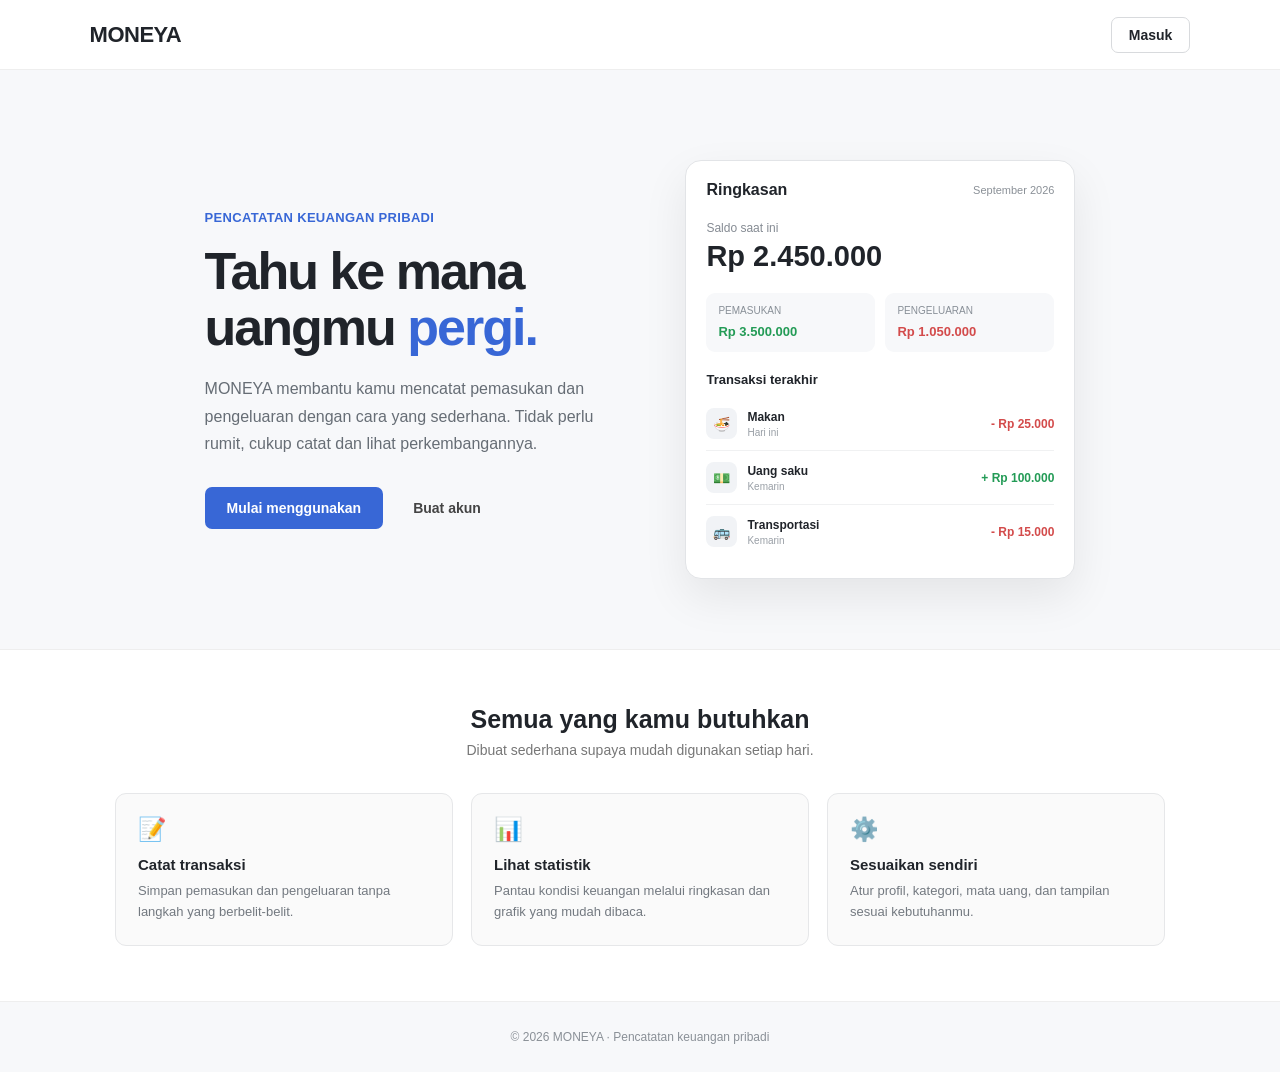
<file: index.html>
<!DOCTYPE html>
<html lang="id">
<head>
    <meta charset="UTF-8">
    <meta name="viewport" content="width=device-width, initial-scale=1.0">

    <title>MONEYA — Catat Keuanganmu</title>

<link rel="manifest" href="manifest.json">
<link rel="icon" type="image/png" href="logo-moneya.png">
<meta name="theme-color" content="#3867d6">

    <style>
        * {
            box-sizing: border-box;
            margin: 0;
            padding: 0;
        }

        body {
            font-family: Arial, Helvetica, sans-serif;
            background: #f7f8fa;
            color: #20242a;
        }

        /* NAVBAR */
        nav {
            height: 70px;
            display: flex;
            align-items: center;
            justify-content: space-between;
            padding: 0 7%;
            background: white;
            border-bottom: 1px solid #eee;
        }

        .logo {
            font-size: 22px;
            font-weight: 700;
            letter-spacing: -0.5px;
        }

        .nav-login {
            text-decoration: none;
            color: #20242a;
            font-size: 14px;
            font-weight: 600;
            padding: 9px 17px;
            border: 1px solid #d8dadd;
            border-radius: 7px;
        }

        .nav-login:hover {
            background: #f1f2f4;
        }

        /* HERO */
        .hero {
            max-width: 1050px;
            margin: auto;
            min-height: 570px;
            padding: 90px 7% 70px;
            display: flex;
            align-items: center;
            justify-content: space-between;
            gap: 60px;
        }

        .hero-text {
            max-width: 540px;
        }

        .small-title {
            font-size: 13px;
            font-weight: 600;
            color: #3867d6;
            margin-bottom: 18px;
            letter-spacing: 0.3px;
        }

        .hero h1 {
            font-size: 52px;
            line-height: 1.08;
            letter-spacing: -2px;
            margin-bottom: 20px;
        }

        .hero h1 span {
            color: #3867d6;
        }

        .hero p {
            color: #666d75;
            font-size: 16px;
            line-height: 1.7;
            max-width: 480px;
            margin-bottom: 30px;
        }

        .buttons {
            display: flex;
            align-items: center;
            gap: 12px;
        }

        .btn-main {
            display: inline-block;
            text-decoration: none;
            background: #3867d6;
            color: white;
            padding: 13px 22px;
            border-radius: 7px;
            font-size: 14px;
            font-weight: 600;
        }

        .btn-main:hover {
            background: #2f56b8;
        }

        .btn-secondary {
            display: inline-block;
            text-decoration: none;
            color: #444;
            padding: 13px 18px;
            font-size: 14px;
            font-weight: 600;
        }

        /* SIMPLE DASHBOARD PREVIEW */
        .preview {
            width: 390px;
            flex-shrink: 0;
        }

        .phone-card {
            background: white;
            border: 1px solid #e2e4e7;
            border-radius: 16px;
            padding: 20px;
            box-shadow: 0 18px 45px rgba(0, 0, 0, 0.08);
        }

        .preview-top {
            display: flex;
            justify-content: space-between;
            align-items: center;
            margin-bottom: 22px;
        }

        .preview-title {
            font-weight: 700;
            font-size: 16px;
        }

        .preview-date {
            color: #8a9097;
            font-size: 11px;
        }

        .balance-label {
            font-size: 12px;
            color: #858b93;
            margin-bottom: 5px;
        }

        .balance {
            font-size: 29px;
            font-weight: 700;
            margin-bottom: 20px;
        }

        .mini-stats {
            display: flex;
            gap: 10px;
            margin-bottom: 20px;
        }

        .stat {
            flex: 1;
            background: #f7f8fa;
            padding: 12px;
            border-radius: 9px;
        }

        .stat small {
            display: block;
            color: #888f97;
            font-size: 10px;
            margin-bottom: 6px;
        }

        .stat strong {
            font-size: 13px;
        }

        .income {
            color: #239b56;
        }

        .expense {
            color: #d34b4b;
        }

        .transactions-title {
            font-size: 13px;
            font-weight: 700;
            margin-bottom: 10px;
        }

        .transaction {
            display: flex;
            justify-content: space-between;
            align-items: center;
            padding: 11px 0;
            border-bottom: 1px solid #f0f1f2;
        }

        .transaction:last-child {
            border-bottom: none;
        }

        .transaction-left {
            display: flex;
            align-items: center;
            gap: 10px;
        }

        .icon {
            width: 31px;
            height: 31px;
            border-radius: 8px;
            display: flex;
            align-items: center;
            justify-content: center;
            background: #f1f3f6;
            font-size: 14px;
        }

        .transaction-name {
            font-size: 12px;
            font-weight: 600;
        }

        .transaction-date {
            font-size: 10px;
            color: #999fa6;
            margin-top: 3px;
        }

        .amount {
            font-size: 12px;
            font-weight: 600;
        }

        /* FEATURES */
        .features {
            background: white;
            border-top: 1px solid #eee;
            border-bottom: 1px solid #eee;
            padding: 55px 7%;
        }

        .features-inner {
            max-width: 1050px;
            margin: auto;
        }

        .features-title {
            text-align: center;
            margin-bottom: 35px;
        }

        .features-title h2 {
            font-size: 25px;
            margin-bottom: 8px;
        }

        .features-title p {
            color: #777;
            font-size: 14px;
        }

        .feature-list {
            display: grid;
            grid-template-columns: repeat(3, 1fr);
            gap: 18px;
        }

        .feature {
            padding: 22px;
            border: 1px solid #e6e7e9;
            border-radius: 11px;
            background: #fafafa;
        }

        .feature-icon {
            font-size: 23px;
            margin-bottom: 13px;
        }

        .feature h3 {
            font-size: 15px;
            margin-bottom: 8px;
        }

        .feature p {
            color: #737980;
            font-size: 13px;
            line-height: 1.6;
        }

        /* FOOTER */
        footer {
            text-align: center;
            padding: 28px 15px;
            color: #8a9097;
            font-size: 12px;
        }

        /* MOBILE */
        @media (max-width: 800px) {

            nav {
                padding: 0 20px;
            }

            .hero {
                min-height: auto;
                padding: 65px 20px 60px;
                flex-direction: column;
                align-items: flex-start;
                gap: 45px;
            }

            .hero h1 {
                font-size: 40px;
                letter-spacing: -1.5px;
            }

            .hero p {
                font-size: 15px;
            }

            .preview {
                width: 100%;
                max-width: 390px;
                align-self: center;
            }

            .feature-list {
                grid-template-columns: 1fr;
            }

            .features {
                padding: 45px 20px;
            }
        }

        @media (max-width: 430px) {

            .hero h1 {
                font-size: 35px;
            }

            .buttons {
                flex-direction: column;
                align-items: stretch;
            }

            .btn-main {
                text-align: center;
            }

            .btn-secondary {
                text-align: center;
            }

            .phone-card {
                padding: 17px;
            }
        }
    </style>
</head>

<body>

    <!-- NAVBAR -->
    <nav>
        <div class="logo">MONEYA</div>

        <a href="login.html" class="nav-login">
            Masuk
        </a>
    </nav>


    <!-- HERO -->
    <section class="hero">

        <div class="hero-text">

            <div class="small-title">
                PENCATATAN KEUANGAN PRIBADI
            </div>

            <h1>
                Tahu ke mana<br>
                uangmu <span>pergi.</span>
            </h1>

            <p>
                MONEYA membantu kamu mencatat pemasukan dan
                pengeluaran dengan cara yang sederhana. Tidak
                perlu rumit, cukup catat dan lihat perkembangannya.
            </p>

            <div class="buttons">

                <a href="login.html" class="btn-main">
                    Mulai menggunakan
                </a>

                <a href="daftar.html" class="btn-secondary">
    Buat akun
                </a>

            </div>

        </div>


        <!-- DASHBOARD PREVIEW -->
        <div class="preview">

            <div class="phone-card">

                <div class="preview-top">

                    <div class="preview-title">
                        Ringkasan
                    </div>

                    <div class="preview-date">
                        September 2026
                    </div>

                </div>

                <div class="balance-label">
                    Saldo saat ini
                </div>

                <div class="balance">
                    Rp 2.450.000
                </div>

                <div class="mini-stats">

                    <div class="stat">
                        <small>PEMASUKAN</small>
                        <strong class="income">
                            Rp 3.500.000
                        </strong>
                    </div>

                    <div class="stat">
                        <small>PENGELUARAN</small>
                        <strong class="expense">
                            Rp 1.050.000
                        </strong>
                    </div>

                </div>

                <div class="transactions-title">
                    Transaksi terakhir
                </div>

                <div class="transaction">

                    <div class="transaction-left">

                        <div class="icon">
                            🍜
                        </div>

                        <div>
                            <div class="transaction-name">
                                Makan
                            </div>

                            <div class="transaction-date">
                                Hari ini
                            </div>
                        </div>

                    </div>

                    <div class="amount expense">
                        - Rp 25.000
                    </div>

                </div>


                <div class="transaction">

                    <div class="transaction-left">

                        <div class="icon">
                            💵
                        </div>

                        <div>
                            <div class="transaction-name">
                                Uang saku
                            </div>

                            <div class="transaction-date">
                                Kemarin
                            </div>
                        </div>

                    </div>

                    <div class="amount income">
                        + Rp 100.000
                    </div>

                </div>


                <div class="transaction">

                    <div class="transaction-left">

                        <div class="icon">
                            🚌
                        </div>

                        <div>
                            <div class="transaction-name">
                                Transportasi
                            </div>

                            <div class="transaction-date">
                                Kemarin
                            </div>
                        </div>

                    </div>

                    <div class="amount expense">
                        - Rp 15.000
                    </div>

                </div>

            </div>

        </div>

    </section>


    <!-- FEATURES -->
    <section class="features">

        <div class="features-inner">

            <div class="features-title">

                <h2>
                    Semua yang kamu butuhkan
                </h2>

                <p>
                    Dibuat sederhana supaya mudah digunakan setiap hari.
                </p>

            </div>


            <div class="feature-list">

                <div class="feature">

                    <div class="feature-icon">
                        📝
                    </div>

                    <h3>
                        Catat transaksi
                    </h3>

                    <p>
                        Simpan pemasukan dan pengeluaran
                        tanpa langkah yang berbelit-belit.
                    </p>

                </div>


                <div class="feature">

                    <div class="feature-icon">
                        📊
                    </div>

                    <h3>
                        Lihat statistik
                    </h3>

                    <p>
                        Pantau kondisi keuangan melalui
                        ringkasan dan grafik yang mudah dibaca.
                    </p>

                </div>


                <div class="feature">

                    <div class="feature-icon">
                        ⚙️
                    </div>

                    <h3>
                        Sesuaikan sendiri
                    </h3>

                    <p>
                        Atur profil, kategori, mata uang,
                        dan tampilan sesuai kebutuhanmu.
                    </p>

                </div>

            </div>

        </div>

    </section>


    <!-- FOOTER -->
    <footer>
        © 2026 MONEYA · Pencatatan keuangan pribadi
    </footer>

</body>
</html>
</file>
